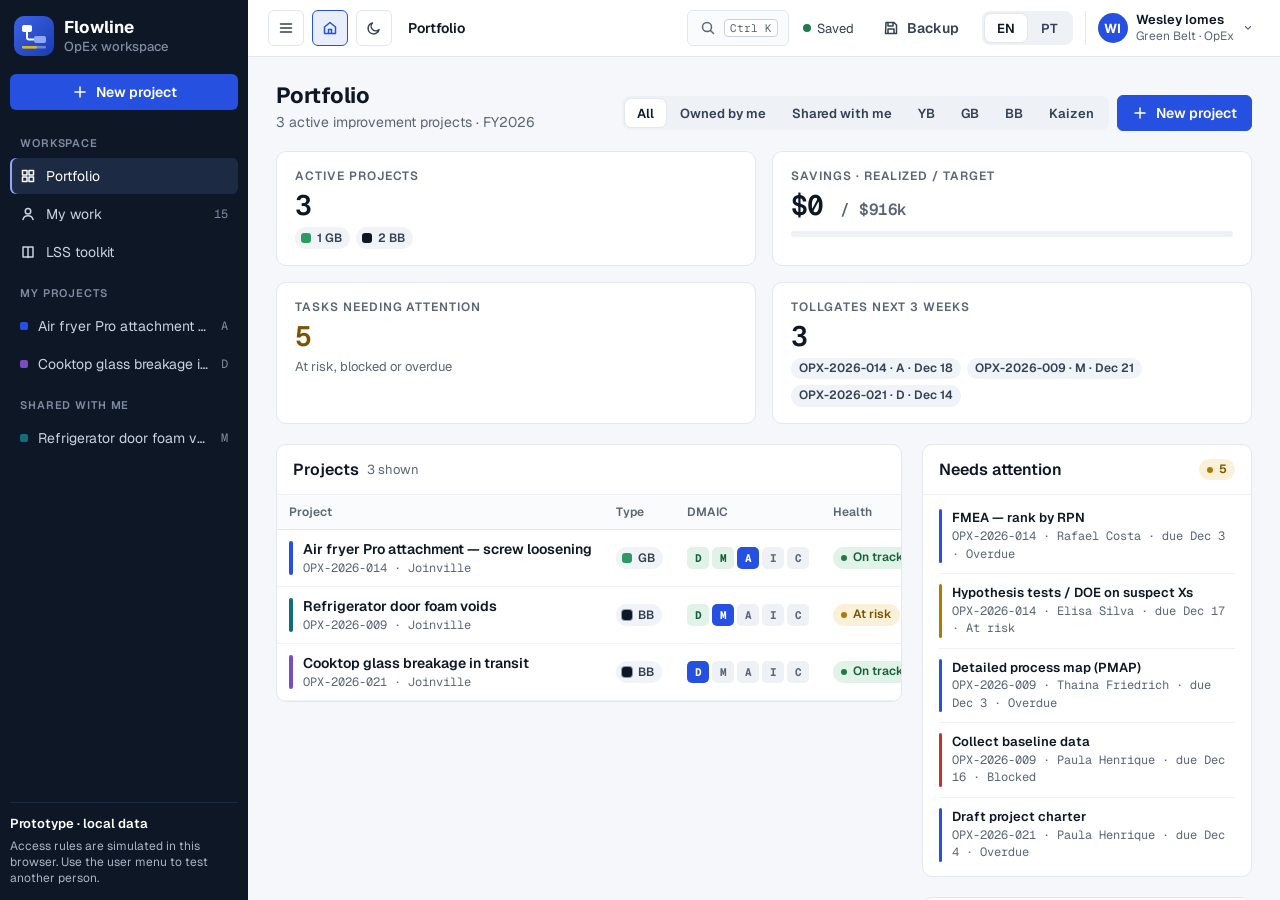
<file: index.html>
<!DOCTYPE html>
<html lang="en">
<head>
  <meta charset="UTF-8">
  <meta name="viewport" content="width=device-width, initial-scale=1">
  <title>Flowline · OpEx Workspace</title>
  <link rel="icon" href="data:image/svg+xml,%3Csvg xmlns='http://www.w3.org/2000/svg' viewBox='0 0 40 40'%3E%3Crect width='40' height='40' rx='10' fill='%232650E0'/%3E%3Crect x='8' y='9' width='10' height='7' rx='2' fill='%23fff'/%3E%3Cpath d='M13 16v5.5a2 2 0 0 0 2 2h5' stroke='%23fff' stroke-width='2' fill='none'/%3E%3Crect x='20' y='20' width='12' height='7' rx='2' fill='%238FA8FF'/%3E%3Crect x='8' y='30' width='24' height='2.5' rx='1.25' fill='%23E3B505'/%3E%3C/svg%3E">
  <script>window.__errs = []; window.addEventListener('error', function (e) { window.__errs.push((e.message || '') + ' @' + e.lineno + ':' + e.colno); });</script>
  <script>
    (function () { try { if (localStorage.getItem('fl-theme') === 'dark') document.documentElement.dataset.theme = 'dark'; } catch (e) {} })();
  </script>
  <link rel="preconnect" href="https://fonts.googleapis.com">
  <link rel="preconnect" href="https://fonts.gstatic.com" crossorigin>
  <link href="https://fonts.googleapis.com/css2?family=Geist:wght@400;500;600;700&family=Geist+Mono:wght@400;500;600&display=swap" rel="stylesheet">
  <link rel="stylesheet" href="css/tokens.css">
  <link rel="stylesheet" href="css/app.css">
</head>
<body>
  <div id="app" class="app"></div>

  <!-- Ordem importa: cada arquivo usa globais (FL.*) declaradas nos anteriores — mesmo padrão do Teardown -->
  <script src="js/core/util.js"></script>
  <script src="js/core/i18n.js"></script>
  <script src="js/ui/kit.js"></script>
  <script src="js/core/schedule.js"></script>
  <script src="js/core/seed.js"></script>
  <script src="js/core/api.js"></script>
  <script src="js/core/store.js"></script>
  <script src="js/canvas/charts.js"></script>
  <script src="js/canvas/shapes.js"></script>
  <script src="js/canvas/editor.js"></script>
  <script src="js/tools/sipoc.js"></script>
  <script src="js/tools/fishbone.js"></script>
  <script src="js/tools/fmea.js"></script>
  <script src="js/tools/makers.js"></script>
  <script src="js/plan/plan.js"></script>
  <script src="js/plan/board.js"></script>
  <script src="js/views/portfolio.js"></script>
  <script src="js/views/project.js"></script>
  <script src="js/views/toolkit.js"></script>
  <script src="js/views/share.js"></script>
  <script src="js/ui/shell.js"></script>
</body>
</html>
</file>
<file: css/tokens.css>
/* ==========================================================================
   Flowline — tokens herdados do Teardown Platform (Precision Workspace)
   Um único conjunto de tokens semânticos. O tema escuro troca só os valores;
   nenhum componente deve ter override por classe (fim dos !important do css.html).
   Uso: html[data-theme="dark"] liga o modo escuro (o botão da lua só alterna o atributo).
   ========================================================================== */


:root {
  /* Tipografia */
  --font-ui: 'Geist', system-ui, -apple-system, 'Segoe UI', sans-serif;
  --font-mono: 'Geist Mono', ui-monospace, Menlo, Consolas, monospace; /* todo número: custo, capacidade, PN, %, datas */
  --fs-12: 12px;  /* mínimo absoluto: cabeçalhos de coluna, legendas */
  --fs-13: 13px;  /* textos auxiliares, células densas */
  --fs-14: 14px;  /* padrão de UI e tabelas */
  --fs-16: 16px;  /* títulos de card */
  --fs-20: 20px;  /* títulos de seção / página */
  --fs-22: 22px;  /* título do registro (ex.: Midea RT533) */
  --fs-28: 28px;
  --fs-40: 40px;  /* número de destaque */

  /* Espaçamento (escala de 4) */
  --sp-4: 4px; --sp-8: 8px; --sp-12: 12px; --sp-16: 16px; --sp-20: 20px; --sp-24: 24px; --sp-32: 32px; --sp-48: 48px;

  /* Forma */
  --radius-control: 6px;   /* botões, inputs, selects, chips de delta */
  --radius-card: 10px;     /* cards, painéis */
  --radius-pill: 999px;    /* status */
  --control-h: 36px;       /* 44px em toque */
  --shadow-float: 0 8px 24px rgba(14, 23, 38, .12); /* só camadas flutuantes: menus, modais, ⌘K */

  /* Movimento */
  --motion-fast: 150ms;
  --motion-base: 200ms;
  --ease: cubic-bezier(.2, .8, .2, 1);

  /* ---------- Cores · tema claro (padrão) ---------- */
  --c-canvas: #F5F7FA;       /* fundo da página */
  --c-surface: #FFFFFF;      /* cards, header, tabelas */
  --c-surface-2: #FAFBFC;    /* cabeçalho de tabela, linhas de contexto */
  --c-surface-3: #F0F3F7;    /* linhas de subsistema / subtotal */
  --c-line: #E3E7EE;
  --c-line-soft: #EEF1F5;
  --c-line-strong: #CBD2DC;  /* bordas de input */

  --c-ink-900: #0E1726;      /* texto principal */
  --c-ink-700: #344054;      /* texto secundário, labels */
  --c-ink-500: #5B6577;      /* texto auxiliar (contraste ≥ 4.5:1 no branco) */

  --c-action: #2650E0;       /* único acento: ação primária, aba ativa, foco, seleção */
  --c-action-hover: #1E44C4;
  --c-action-soft: #E8EEFC;  /* fundo de item selecionado */
  --c-action-ink: #1E3FA8;   /* texto sobre action-soft */
  --c-action-text: #2650E0;  /* links / texto de ação */
  --c-selected-bg: #0E1726;  --c-selected-ink: #FFFFFF; /* chip/segmento selecionado */
  --c-focus: #2650E0;

  /* Sidebar (escura nos dois temas) */
  --c-rail: #0E1726;
  --c-rail-hover: #1C2A44;
  --c-rail-ink: #C9D2E0;
  --c-rail-ink-muted: #7F8BA0;

  /* Estados de registro */
  --c-done: #1F7A4D;      --c-done-soft: #E1F2E8;      --c-done-ink: #17603C;
  --c-attention: #B07A00; --c-attention-soft: #FBF1D9; --c-attention-ink: #7A5400;
  --c-error: #C0362C;     --c-error-soft: #FBE4E2;     --c-error-ink: #8E2620;
  --c-draft: #6B7385;     --c-draft-soft: #EEF0F4;     --c-draft-ink: #474F60;

  /* Delta de custo — Δ = baseline − competidor (mesma convenção do comparison.html)
     ▲ positivo = baseline mais caro (laranja) · ▼ negativo = baseline mais barato (petróleo)
     Nunca só cor: sempre seta + sinal + valor. */
  --c-delta-up: #B5470B;   --c-delta-up-soft: #FCE6D8;   --c-delta-up-ink: #8E3708;
  --c-delta-down: #0F6E78; --c-delta-down-soft: #DDF0F1; --c-delta-down-ink: #0B5860;

  /* Régua de cenários (mantida como no app atual: verde = mais barato à esquerda) */
  --ruler-gradient: linear-gradient(90deg, #10B981, #F59E0B, #EF4444);

  /* Séries de gráfico (subsistemas / produtos) */
  --c-series-1: #2650E0;  /* Cooling */
  --c-series-2: #8FA8FF;  /* SES */
  --c-series-3: #CBD2DC;  /* Structures */
  --c-product-baseline: #5B6577;
  --c-product-2: #2650E0;
  --c-product-3: #7A4CC2;

  /* Canvas (Flowline) */
  --c-board: #FBFCFD;
  --c-grid-dot: #D5DBE4;
  --c-sel: #2650E0;
  --c-guide: #E0368C;
}

/* ---------- Tema escuro (valores usados nas telas 30–33 · screens/3x-dark-*.html) ---------- */
html[data-theme="dark"] {
  color-scheme: dark;
  --c-canvas: #0B111C;
  --c-surface: #121A28;
  --c-surface-2: #162032;
  --c-surface-3: #1B263A;
  --c-line: #243149;
  --c-line-soft: #1D283C;
  --c-line-strong: #34425C;

  --c-ink-900: #EEF2F8;
  --c-ink-700: #C3CCDA;
  --c-ink-500: #8E9AB0;

  --c-action: #3D63E6;        /* fundo de botão primário, aba ativa, borda de foco */
  --c-action-hover: #5B7FF0;
  --c-action-text: #8FA8FF;   /* links e texto de ação sobre o fundo escuro */
  --c-action-soft: #1C2A4D;
  --c-action-ink: #AFC2FF;
  --c-focus: #5B7FF0;

  --c-rail: #070C15;
  --c-rail-hover: #162032;

  /* chip/segmento selecionado inverte: fundo claro, texto escuro */
  --c-selected-bg: #EEF2F8;   --c-selected-ink: #0B111C;

  --c-done: #2E9A63;      --c-done-soft: #12301F;      --c-done-ink: #7FD3A4;
  --c-attention: #D9A21B; --c-attention-soft: #33280B; --c-attention-ink: #F0C66A;
  --c-error: #F2958C;     --c-error-soft: #3A1714;     --c-error-ink: #F2958C;
  --c-draft-soft: #1E2636; --c-draft-ink: #B4BDCC;

  --c-delta-up-soft: #3A1F0E;   --c-delta-up-ink: #F5A673;
  --c-delta-down: #2BA3AE; --c-delta-down-soft: #0D2F33; --c-delta-down-ink: #7FCFD6;

  --c-series-1: #3D63E6;
  --c-series-3: #4A5873;
  --shadow-float: 0 8px 24px rgba(0, 0, 0, .45);
  --c-board: #0E1522;
  --c-grid-dot: #26324A;
  --c-sel: #5B7FF0;
}

/* ---------- Base ---------- */
html { font-size: 16px; } /* volta ao padrão: remove o hack de 17px + overrides de text-[Npx] */
body {
  margin: 0;
  font-family: var(--font-ui);
  font-size: var(--fs-14);
  color: var(--c-ink-900);
  background: var(--c-canvas);
  -webkit-font-smoothing: antialiased;
}
.mono, .num { font-family: var(--font-mono); font-variant-numeric: tabular-nums; }
:focus-visible { outline: 2px solid var(--c-focus); outline-offset: 2px; }
</file>
<file: css/app.css>
/* ==========================================================================
   Flowline — componentes e layout. Todas as cores vêm de tokens.css.
   Mesmas regras do Precision Workspace: borda em vez de sombra, um acento,
   Geist para UI e Geist Mono para todo número.
   ========================================================================== */

* { box-sizing: border-box; }
html, body { height: 100%; }
body { overflow: hidden; }
button { font: inherit; color: inherit; }
input, select, textarea { font: inherit; color: var(--c-ink-900); }
:where(input:not([type="checkbox"]):not([type="radio"]):not([type="range"]):not([type="color"]), select, textarea) {
  background-color: var(--c-surface); border: 1px solid var(--c-line-strong); border-radius: var(--radius-control);
}
:where(input, select, textarea):focus { outline: none; border-color: var(--c-focus); box-shadow: 0 0 0 3px color-mix(in srgb, var(--c-focus) 18%, transparent); }
::placeholder { color: var(--c-ink-500); opacity: 1; }
input[type="checkbox"], input[type="radio"] { accent-color: var(--c-action); }
* { scrollbar-width: thin; scrollbar-color: var(--c-line-strong) transparent; }
a { color: var(--c-action-text); }
svg { flex: none; }
.sr { position: absolute; width: 1px; height: 1px; overflow: hidden; clip: rect(0 0 0 0); }

/* ---------- Primitivos ---------- */
.eyebrow { font-size: var(--fs-12); font-weight: 600; letter-spacing: .08em; text-transform: uppercase; color: var(--c-ink-500); }
.muted { color: var(--c-ink-500); }
.ink7 { color: var(--c-ink-700); }
.card { background: var(--c-surface); border: 1px solid var(--c-line); border-radius: var(--radius-card); }
.card-h { display: flex; align-items: center; gap: 8px; padding: 14px 16px; border-bottom: 1px solid var(--c-line-soft); }
.card-h h3 { margin: 0; font-size: var(--fs-16); font-weight: 600; }
.card-b { padding: 16px; }
.row { display: flex; align-items: center; gap: 8px; }
.col { display: flex; flex-direction: column; gap: 8px; }
.grow { flex: 1 1 auto; min-width: 0; }
.right { margin-left: auto; }
.hr { height: 1px; background: var(--c-line); margin: 12px 0; }

.btn { display: inline-flex; align-items: center; justify-content: center; gap: 8px; height: var(--control-h); padding: 0 14px; border-radius: var(--radius-control);
  font-size: var(--fs-14); font-weight: 600; border: 1px solid var(--c-line-strong); background: var(--c-surface); color: var(--c-ink-900); cursor: pointer; white-space: nowrap;
  transition: background var(--motion-fast) var(--ease), border-color var(--motion-fast) var(--ease); }
.btn:hover { background: var(--c-surface-2); }
.btn-p { background: var(--c-action); border-color: var(--c-action); color: var(--c-on-solid, #fff); }
.btn-p:hover { background: var(--c-action-hover); border-color: var(--c-action-hover); }
.btn-g { background: transparent; border-color: transparent; color: var(--c-ink-700); }
.btn-g:hover { background: var(--c-surface-3); }
.btn-sm { height: 30px; padding: 0 10px; font-size: var(--fs-13); }
.btn-danger { color: var(--c-error); }
.btn[disabled] { opacity: .45; pointer-events: none; }
.ib { display: inline-grid; place-items: center; width: 36px; height: 36px; border-radius: var(--radius-control); border: 1px solid var(--c-line); background: var(--c-surface); color: var(--c-ink-700); cursor: pointer; }
.ib:hover { background: var(--c-surface-2); color: var(--c-ink-900); }
.ib.on { border-color: var(--c-action); color: var(--c-action-text); background: var(--c-action-soft); }
.ib-sm { width: 30px; height: 30px; }
.ib-ghost { border-color: transparent; background: transparent; }

.st { display: inline-flex; align-items: center; gap: 6px; font-size: var(--fs-12); font-weight: 600; padding: 3px 8px; border-radius: var(--radius-pill); white-space: nowrap; line-height: 1.3; }
.st i { width: 6px; height: 6px; border-radius: 50%; display: inline-block; background: currentColor; }
.st-draft { background: var(--c-draft-soft); color: var(--c-draft-ink); } .st-draft i { background: var(--c-draft); }
.st-att { background: var(--c-attention-soft); color: var(--c-attention-ink); } .st-att i { background: var(--c-attention); }
.st-done { background: var(--c-done-soft); color: var(--c-done-ink); } .st-done i { background: var(--c-done); }
.st-err { background: var(--c-error-soft); color: var(--c-error-ink); } .st-err i { background: var(--c-error); }
.st-act { background: var(--c-action-soft); color: var(--c-action-ink); } .st-act i { background: var(--c-action); }
.st-plain { background: var(--c-surface-3); color: var(--c-ink-700); }

.dl { font-family: var(--font-mono); font-size: var(--fs-13); font-weight: 600; padding: 2px 7px; border-radius: 5px; display: inline-flex; gap: 4px; align-items: center; }
.dl-down { background: var(--c-delta-down-soft); color: var(--c-delta-down-ink); }
.dl-up { background: var(--c-delta-up-soft); color: var(--c-delta-up-ink); }

.seg { display: inline-flex; padding: 3px; gap: 2px; border-radius: 8px; background: var(--c-line-soft); }
.seg button { height: 28px; padding: 0 12px; border: 0; border-radius: 6px; background: transparent; font-size: var(--fs-13); font-weight: 600; color: var(--c-ink-700); cursor: pointer; }
.seg button.on { background: var(--c-surface); color: var(--c-ink-900); box-shadow: 0 0 0 1px var(--c-line); }

.field { display: flex; flex-direction: column; gap: 6px; }
.field > label, .lbl { font-size: var(--fs-13); font-weight: 600; color: var(--c-ink-700); }
.inp { height: 36px; padding: 0 10px; width: 100%; font-size: var(--fs-14); }
.inp-sm { height: 30px; font-size: var(--fs-13); padding: 0 8px; }
textarea.inp { height: auto; padding: 8px 10px; line-height: 1.5; resize: vertical; }

.av { display: inline-grid; place-items: center; width: 26px; height: 26px; border-radius: 50%; font-size: 11px; font-weight: 700; color: #fff; flex: none; letter-spacing: .02em; }
.avs { display: inline-flex; } .avs .av { margin-left: -6px; box-shadow: 0 0 0 2px var(--c-surface); } .avs .av:first-child { margin-left: 0; }

.kbd { font-family: var(--font-mono); font-size: 11px; padding: 1px 5px; border-radius: 4px; border: 1px solid var(--c-line-strong); color: var(--c-ink-500); background: var(--c-surface); }

.tbl { width: 100%; border-collapse: separate; border-spacing: 0; font-size: var(--fs-14); }
.tbl th { text-align: left; font-size: var(--fs-12); font-weight: 600; color: var(--c-ink-500); background: var(--c-surface-2); padding: 9px 12px; border-bottom: 1px solid var(--c-line); white-space: nowrap; position: sticky; top: 0; z-index: 1; }
.tbl td { padding: 10px 12px; border-bottom: 1px solid var(--c-line-soft); vertical-align: middle; }
.tbl tr.click { cursor: pointer; }
.tbl tr.click:hover td { background: var(--c-surface-2); }
.tbl .num { text-align: right; }

.bar { height: 6px; border-radius: 6px; background: var(--c-line-soft); overflow: hidden; }
.bar > i { display: block; height: 100%; background: var(--c-action); border-radius: 6px; }

/* ---------- Shell ---------- */
.app { display: flex; height: 100vh; overflow: hidden; }
.rail { width: var(--rail-w, 248px); flex: none; background: var(--c-rail); color: var(--c-rail-ink); display: flex; flex-direction: column; padding: 14px 10px; gap: 12px; transition: width var(--motion-base) var(--ease); overflow: hidden; }
.app.collapsed .rail { width: 64px; }
.app.no-anim .rail { transition: none; }
.brand { display: flex; align-items: center; gap: 10px; padding: 2px 4px 6px; color: #fff; text-decoration: none; }
.brand .logo { width: 40px; height: 40px; flex: none; }
.brand b { display: block; font-size: 17px; font-weight: 700; line-height: 1.2; }
.brand span { display: block; font-size: 13px; color: var(--c-rail-ink-muted); font-weight: 500; }
.newbtn { display: flex; align-items: center; justify-content: center; gap: 8px; height: 36px; border-radius: 6px; border: 0; background: var(--c-action); color: #fff; font-weight: 600; cursor: pointer; }
.newbtn:hover { background: var(--c-action-hover); }
.rnav { display: flex; flex-direction: column; gap: 2px; overflow-y: auto; flex: 1 1 auto; min-height: 0; margin: 0 -4px; padding: 0 4px; scrollbar-color: #2A3854 transparent; }
.ng { font-size: 11px; font-weight: 600; letter-spacing: .08em; text-transform: uppercase; color: var(--c-rail-ink-muted); padding: 14px 10px 6px; white-space: nowrap; }
.nav { display: flex; align-items: center; gap: 10px; height: 36px; padding: 0 10px; border-radius: 6px; font-size: 14px; color: var(--c-rail-ink); text-decoration: none; white-space: nowrap; cursor: pointer; border: 0; background: none; width: 100%; text-align: left; }
.nav:hover { background: var(--c-rail-hover); color: #fff; }
.nav.on { background: var(--c-rail-hover); color: #fff; box-shadow: inset 2px 0 0 #8FA8FF; }
.nav .cnt { margin-left: auto; font-family: var(--font-mono); font-size: 12px; color: var(--c-rail-ink-muted); }
.nav .pdot { width: 8px; height: 8px; border-radius: 2px; flex: none; }
.nav .pname { overflow: hidden; text-overflow: ellipsis; }
.app.collapsed .rail .lbl-x, .app.collapsed .rail .ng, .app.collapsed .rail .cnt, .app.collapsed .brand div, .app.collapsed .rfoot .lbl-x { display: none; }
.app.collapsed .nav { justify-content: center; padding: 0; }
.app.collapsed .newbtn span { display: none; }
.rfoot { border-top: 1px solid #1C2A44; padding-top: 12px; display: flex; flex-direction: column; gap: 6px; font-size: 12px; color: #A9B4C6; }
.rfoot b { color: #fff; font-size: 13px; font-weight: 600; }

.main { flex: 1 1 auto; min-width: 0; display: flex; flex-direction: column; height: 100vh; }
.topbar { display: flex; align-items: center; gap: 8px; padding: 10px 20px; background: var(--c-surface); border-bottom: 1px solid var(--c-line); flex: none; min-height: 57px; }
.crumbs { display: flex; gap: 6px; align-items: center; font-size: 14px; color: var(--c-ink-500); margin-left: 8px; white-space: nowrap; overflow: hidden; }
.crumbs b { color: var(--c-ink-900); font-weight: 600; }
.crumbs a { color: inherit; text-decoration: none; } .crumbs a:hover { color: var(--c-ink-900); }
.search-trigger { display: flex; align-items: center; gap: 8px; height: 36px; padding: 0 10px 0 12px; border: 1px solid var(--c-line); border-radius: 6px; background: var(--c-surface-2); color: var(--c-ink-500); cursor: pointer; min-width: 260px; font-size: 13px; }
.search-trigger:hover { border-color: var(--c-line-strong); }
.search-trigger .kbd { margin-left: auto; }
.sync { display: flex; align-items: center; gap: 6px; font-size: 13px; color: var(--c-ink-700); padding: 0 6px; white-space: nowrap; }
.sync i { width: 8px; height: 8px; border-radius: 50%; background: var(--c-done); }
.sync.busy i { background: var(--c-attention); }
.me { display: flex; align-items: center; gap: 8px; padding-left: 12px; margin-left: 4px; border-left: 1px solid var(--c-line); }
.me > div > b { display: block; font-size: 13px; font-weight: 600; line-height: 1.2; }
.me > div > span { display: block; font-size: 12px; color: var(--c-ink-500); }
.view { flex: 1 1 auto; min-height: 0; overflow: auto; position: relative; }
.page { padding: 24px 28px 48px; display: flex; flex-direction: column; gap: 20px; }
.ph { display: flex; align-items: flex-end; gap: 16px; flex-wrap: wrap; }
.ph h1 { margin: 0; font-size: var(--fs-22); font-weight: 700; letter-spacing: -.01em; }
.ph p { margin: 4px 0 0; color: var(--c-ink-500); }
.animate-in { animation: ain var(--motion-base) var(--ease) both; }
@keyframes ain { from { opacity: 0; transform: translateY(4px); } to { opacity: 1; transform: none; } }

/* KPIs */
.kpis { display: grid; grid-template-columns: repeat(4, minmax(0, 1fr)); gap: 16px; }
.kpi { padding: 16px 18px; display: flex; flex-direction: column; gap: 6px; }
.kpi .v { font-family: var(--font-mono); font-size: var(--fs-28); font-weight: 600; letter-spacing: -.02em; line-height: 1.1; }
.kpi .s { font-size: 13px; color: var(--c-ink-500); display: flex; gap: 6px; align-items: center; flex-wrap: wrap; }

/* DMAIC stepper */
.dmaic { display: inline-flex; gap: 3px; }
.dmaic span { width: 22px; height: 22px; border-radius: 5px; display: grid; place-items: center; font-size: 11px; font-weight: 700; font-family: var(--font-mono); background: var(--c-line-soft); color: var(--c-ink-500); }
.dmaic span.done { background: var(--c-done-soft); color: var(--c-done-ink); }
.dmaic span.cur { background: var(--c-action); color: #fff; }
.belt { white-space: nowrap; display: inline-flex; align-items: center; gap: 6px; font-size: 12px; font-weight: 600; padding: 3px 8px 3px 6px; border-radius: 999px; background: var(--c-surface-3); color: var(--c-ink-700); }
.belt i { width: 10px; height: 10px; border-radius: 3px; display: inline-block; }

/* ---------- Projeto ---------- */
.recbar { background: var(--c-surface); border-bottom: 1px solid var(--c-line); padding: 16px 24px 0; flex: none; }
.recbar .t { display: flex; align-items: center; gap: 10px; flex-wrap: wrap; }
.recbar h1 { margin: 0; font-size: var(--fs-22); font-weight: 700; letter-spacing: -.01em; }
.recbar .sum { margin-top: 6px; color: var(--c-ink-500); font-size: 13px; display: flex; gap: 6px; flex-wrap: wrap; align-items: center; }
.recbar .sum .sep { color: var(--c-line-strong); }
.ptabs { display: flex; gap: 2px; margin-top: 12px; overflow-x: auto; scrollbar-width: none; }
.ptab { display: flex; align-items: center; gap: 8px; height: 40px; padding: 0 14px; border: 0; background: none; font-size: 14px; font-weight: 600; color: var(--c-ink-500); cursor: pointer; border-bottom: 2px solid transparent; white-space: nowrap; }
.ptab:hover { color: var(--c-ink-900); }
.ptab.on { color: var(--c-ink-900); border-bottom-color: var(--c-action); }
.ptab .c { font-family: var(--font-mono); font-size: 12px; color: var(--c-ink-500); background: var(--c-surface-3); padding: 1px 6px; border-radius: 999px; font-weight: 500; }
.pbody { flex: 1 1 auto; min-height: 0; position: relative; overflow: auto; }
.pbody.fill { overflow: hidden; display: flex; flex-direction: column; }

/* Jornada DMAIC (overview) */
.journey { display: grid; grid-template-columns: repeat(5, minmax(0, 1fr)); gap: 0; }
.jcol { padding: 16px; border-right: 1px solid var(--c-line-soft); display: flex; flex-direction: column; gap: 10px; min-width: 0; }
.jcol:last-child { border-right: 0; }
.jcol.cur { background: color-mix(in srgb, var(--c-action) 4%, var(--c-surface)); }
.jhead { display: flex; align-items: center; gap: 8px; }
.jletter { width: 30px; height: 30px; border-radius: 8px; display: grid; place-items: center; font-family: var(--font-mono); font-weight: 700; background: var(--c-line-soft); color: var(--c-ink-500); }
.jcol.done .jletter { background: var(--c-done); color: #fff; }
.jcol.cur .jletter { background: var(--c-action); color: #fff; }
.jhead > div > b { font-size: 15px; } .jhead > div > span { font-size: 12px; color: var(--c-ink-500); display: block; font-family: var(--font-mono); }
.chk { display: flex; gap: 8px; align-items: flex-start; font-size: 13px; color: var(--c-ink-700); line-height: 1.4; cursor: pointer; padding: 3px 0; }
.chk .box { width: 16px; height: 16px; border-radius: 4px; border: 1.5px solid var(--c-line-strong); flex: none; margin-top: 1px; display: grid; place-items: center; background: var(--c-surface); }
.chk.on .box { background: var(--c-done); border-color: var(--c-done); color: #fff; }
.chk.on .tx { color: var(--c-ink-500); }
.chk .lnk { font-size: 12px; color: var(--c-action-text); cursor: pointer; white-space: nowrap; }
.chk .auto { font-size: 11px; color: var(--c-done-ink); background: var(--c-done-soft); padding: 0 5px; border-radius: 4px; margin-left: 4px; }
.tollgate { margin-top: auto; padding-top: 10px; border-top: 1px dashed var(--c-line); display: flex; align-items: center; gap: 8px; font-size: 12px; color: var(--c-ink-500); }

.ov-grid { display: grid; grid-template-columns: minmax(0, 2fr) minmax(320px, 1fr); gap: 20px; align-items: start; }
.metric-row { display: grid; grid-template-columns: 1.4fr repeat(3, minmax(0, 1fr)) 120px; gap: 12px; align-items: center; padding: 10px 0; border-bottom: 1px solid var(--c-line-soft); font-size: 14px; }
.metric-row:last-child { border-bottom: 0; }
.metric-row .mono { font-size: 14px; }
.feed { display: flex; flex-direction: column; }
.feed .it { display: flex; gap: 10px; padding: 10px 0; border-bottom: 1px solid var(--c-line-soft); font-size: 13px; color: var(--c-ink-700); line-height: 1.45; }
.feed .it:last-child { border-bottom: 0; }
.feed time { font-family: var(--font-mono); font-size: 12px; color: var(--c-ink-500); display: block; }

/* Charter */
.charter { display: grid; grid-template-columns: minmax(0, 1.5fr) minmax(300px, 1fr); gap: 20px; align-items: start; }
.cblock { padding: 18px 20px; display: flex; flex-direction: column; gap: 10px; }
.cblock h4 { margin: 0; font-size: 13px; font-weight: 600; color: var(--c-ink-500); text-transform: uppercase; letter-spacing: .06em; display: flex; align-items: center; gap: 8px; }
.ed { border: 1px solid transparent; border-radius: 6px; padding: 6px 8px; margin: -6px -8px; line-height: 1.55; min-height: 1.55em; outline: none; white-space: pre-wrap; }
.ed:hover { border-color: var(--c-line); }
.ed:focus { border-color: var(--c-focus); background: var(--c-surface); box-shadow: 0 0 0 3px color-mix(in srgb, var(--c-focus) 18%, transparent); }
.ed:empty::before { content: attr(data-ph); color: var(--c-ink-500); }
.smart { display: flex; gap: 4px; flex-wrap: wrap; }
.smart span { font-size: 11px; font-weight: 600; padding: 2px 7px; border-radius: 999px; background: var(--c-line-soft); color: var(--c-ink-500); }
.smart span.ok { background: var(--c-done-soft); color: var(--c-done-ink); }

/* ---------- Menus, modais, toasts, ⌘K ---------- */
.float { position: fixed; z-index: 1000; background: var(--c-surface); border: 1px solid var(--c-line); border-radius: 8px; box-shadow: var(--shadow-float); }
.menu { padding: 4px; min-width: 200px; max-height: 70vh; overflow: auto; }
.menu .mi { display: flex; align-items: center; gap: 10px; width: 100%; height: 32px; padding: 0 10px; border: 0; border-radius: 5px; background: none; font-size: 13px; color: var(--c-ink-900); cursor: pointer; text-align: left; white-space: nowrap; }
.menu .mi:hover, .menu .mi.hl { background: var(--c-surface-3); }
.menu .mi .k { margin-left: auto; color: var(--c-ink-500); font-family: var(--font-mono); font-size: 11px; padding-left: 16px; }
.menu .mi.danger { color: var(--c-error); }
.menu .ms { height: 1px; background: var(--c-line-soft); margin: 4px 2px; }
.menu .mh { font-size: 11px; font-weight: 600; letter-spacing: .06em; text-transform: uppercase; color: var(--c-ink-500); padding: 8px 10px 4px; }
.menu .sw { width: 14px; height: 14px; border-radius: 3px; border: 1px solid rgba(0,0,0,.12); }
.scrim { position: fixed; inset: 0; background: rgba(9, 14, 24, .42); z-index: 900; display: grid; place-items: start center; padding-top: 10vh; animation: ain var(--motion-fast) var(--ease); }
.modal { width: min(640px, calc(100vw - 32px)); max-height: 80vh; display: flex; flex-direction: column; background: var(--c-surface); border-radius: 12px; border: 1px solid var(--c-line); box-shadow: var(--shadow-float); overflow: hidden; }
.modal.wide { width: min(980px, calc(100vw - 32px)); }
.modal-h { display: flex; align-items: center; gap: 10px; padding: 16px 20px; border-bottom: 1px solid var(--c-line); }
.modal-h h2 { margin: 0; font-size: 18px; font-weight: 600; }
.modal-b { padding: 20px; overflow: auto; display: flex; flex-direction: column; gap: 14px; }
.modal-f { padding: 12px 20px; border-top: 1px solid var(--c-line); display: flex; justify-content: flex-end; gap: 8px; background: var(--c-surface-2); }
.g2 { display: grid; grid-template-columns: 1fr 1fr; gap: 14px; }
.g3 { display: grid; grid-template-columns: repeat(3, 1fr); gap: 14px; }
.opt-grid { display: grid; grid-template-columns: repeat(3, 1fr); gap: 10px; }
.opt { border: 1px solid var(--c-line); border-radius: 8px; padding: 12px; cursor: pointer; display: flex; flex-direction: column; gap: 4px; background: var(--c-surface); text-align: left; }
.opt:hover { border-color: var(--c-line-strong); }
.opt.on { border-color: var(--c-action); box-shadow: 0 0 0 3px color-mix(in srgb, var(--c-action) 15%, transparent); }
.opt b { font-size: 14px; } .opt span { font-size: 12px; color: var(--c-ink-500); line-height: 1.4; }

.toasts { position: fixed; bottom: 20px; left: 50%; transform: translateX(-50%); z-index: 2000; display: flex; flex-direction: column; gap: 8px; align-items: center; pointer-events: none; }
.toast { background: var(--c-ink-900); color: var(--c-canvas); padding: 10px 14px; border-radius: 8px; font-size: 13px; font-weight: 500; box-shadow: var(--shadow-float); display: flex; gap: 10px; align-items: center; animation: ain var(--motion-base) var(--ease); pointer-events: auto; }
.toast button { background: none; border: 0; color: #8FA8FF; font-weight: 600; cursor: pointer; padding: 0; }

.cmdk { width: min(640px, calc(100vw - 32px)); background: var(--c-surface); border: 1px solid var(--c-line); border-radius: 12px; box-shadow: var(--shadow-float); overflow: hidden; }
.cmdk input { width: 100%; height: 52px; border: 0 !important; box-shadow: none !important; border-bottom: 1px solid var(--c-line) !important; border-radius: 0 !important; padding: 0 18px; font-size: 16px; background: transparent !important; }
.cmdk .res { max-height: 52vh; overflow: auto; padding: 6px; }
.cmdk .r { display: flex; align-items: center; gap: 10px; padding: 9px 12px; border-radius: 6px; cursor: pointer; font-size: 14px; }
.cmdk .r.hl { background: var(--c-action-soft); color: var(--c-action-ink); }
.cmdk .r small { color: var(--c-ink-500); margin-left: auto; font-size: 12px; white-space: nowrap; }
.cmdk .grp { font-size: 11px; font-weight: 600; letter-spacing: .06em; text-transform: uppercase; color: var(--c-ink-500); padding: 10px 12px 4px; }
.cmdk .foot { display: flex; gap: 14px; padding: 8px 14px; border-top: 1px solid var(--c-line); font-size: 12px; color: var(--c-ink-500); background: var(--c-surface-2); }

.empty { padding: 48px 24px; text-align: center; color: var(--c-ink-500); display: flex; flex-direction: column; align-items: center; gap: 10px; }
.empty b { color: var(--c-ink-900); font-size: 16px; }

/* ---------- Plano (grid + Gantt) ---------- */
.ptool { display: flex; align-items: center; gap: 6px; padding: 8px 16px; border-bottom: 1px solid var(--c-line); background: var(--c-surface); flex: none; flex-wrap: wrap; }
.ptool .sep { width: 1px; height: 22px; background: var(--c-line); margin: 0 4px; }
.plan { flex: 1 1 auto; min-height: 0; display: flex; position: relative; background: var(--c-surface); }
.pgrid { flex: none; position: relative; border-right: 1px solid var(--c-line-strong); }
.splitter { width: 6px; margin-left: -3px; margin-right: -3px; cursor: col-resize; z-index: 5; flex: none; position: relative; }
.splitter:hover, .splitter.drag { background: color-mix(in srgb, var(--c-action) 35%, transparent); }
.pgantt { flex: 1 1 auto; overflow: auto; position: relative; background: var(--c-surface); }
.pgrid { overflow-x: auto; overflow-y: hidden; outline: none; }
.ghead { display: flex; height: 48px; position: sticky; top: 0; z-index: 3; background: var(--c-surface-2); border-bottom: 1px solid var(--c-line); }
.ghead .gc { height: 48px; font-size: 12px; font-weight: 600; color: var(--c-ink-500); display: flex; align-items: center; position: relative; user-select: none; }
.ghead .rz { position: absolute; right: -3px; top: 0; bottom: 0; width: 6px; cursor: col-resize; z-index: 2; }
.ghead .rz:hover { background: color-mix(in srgb, var(--c-action) 40%, transparent); }
.gbody { position: relative; }
.gr { position: absolute; left: 0; display: flex; height: 34px; border-bottom: 1px solid var(--c-line-soft); background: var(--c-surface); }
.gc { flex: none; height: 33px; padding: 0 8px; border-right: 1px solid var(--c-line-soft); display: flex; align-items: center; font-size: 13px; white-space: nowrap; overflow: hidden; min-width: 0; }
.gc > * { min-width: 0; }
.gc.rn { width: 46px; justify-content: center; color: var(--c-ink-500); font-family: var(--font-mono); font-size: 12px; background: var(--c-surface-2); position: sticky; left: 0; z-index: 2; cursor: pointer; padding: 0; }
.gc.mono { font-family: var(--font-mono); font-size: 12.5px; }
.gc.num { justify-content: flex-end; }
.gc.ctr { justify-content: center; }
.gc.ro { color: var(--c-ink-500); }
.gc.late { color: var(--c-error); font-weight: 600; }
.gc.sel { box-shadow: inset 0 0 0 2px var(--c-action); }
.gr.sum { background: var(--c-surface-2); }
.gr.sum .gc { font-weight: 600; }
.gr.sum .gc.rn { background: var(--c-surface-3); }
.gr.hov { background: color-mix(in srgb, var(--c-action) 5%, var(--c-surface)); }
.gr.sum.hov { background: color-mix(in srgb, var(--c-action) 5%, var(--c-surface-2)); }
.gr.selr .gc.rn { background: var(--c-action); color: #fff; }
.gr.add { border-bottom: 0; background: transparent; }
.gr.add .gc { border-right: 0; }
.gr.add .gc.rn { background: transparent; }
.cdot { width: 7px; height: 7px; border-radius: 50%; background: var(--c-error); flex: none; }
.tn { display: flex; align-items: center; gap: 6px; overflow: hidden; width: 100%; }
.tn .tw { width: 16px; height: 16px; display: grid; place-items: center; border-radius: 4px; color: var(--c-ink-500); cursor: pointer; flex: none; }
.tn .tw:hover { background: var(--c-surface-3); }
.tn .tt { overflow: hidden; text-overflow: ellipsis; }
.tn .lk { color: var(--c-action-text); cursor: pointer; flex: none; display: grid; place-items: center; }
.cell-ed { position: absolute; inset: 0; width: 100%; height: 100%; border: 2px solid var(--c-action) !important; border-radius: 0 !important; padding: 0 6px; font-size: 13px; z-index: 4; box-shadow: none !important; background: var(--c-surface) !important; }
.phase-chip { display: inline-grid; place-items: center; width: 20px; height: 20px; border-radius: 5px; font-family: var(--font-mono); font-weight: 700; font-size: 11px; color: #fff; flex: none; }
.pct { display: flex; align-items: center; gap: 6px; width: 100%; } .pct .bar { flex: 1; height: 5px; }
.gwrap { min-width: 100%; }
.gsvg { display: block; }
.gsvg text { font-family: var(--font-ui); }
.gbar { cursor: grab; }
.gbar:active { cursor: grabbing; }
.gh { cursor: ew-resize; }
.glink { cursor: crosshair; opacity: 0; }
.gbar-g:hover .glink { opacity: 1; }
.gdep { fill: none; stroke: var(--c-ink-500); stroke-width: 1.25; }
.gdep.crit { stroke: var(--c-error); stroke-width: 1.6; }

/* Board (kanban com swimlanes) */
.board { flex: 1 1 auto; min-height: 0; overflow: auto; padding: 16px; background: var(--c-canvas); }
.bgrid { display: grid; gap: 0; border: 1px solid var(--c-line); border-radius: 10px; overflow: hidden; background: var(--c-surface); }
.bhead { position: sticky; top: 0; z-index: 2; padding: 10px 12px; font-weight: 600; font-size: 13px; display: flex; align-items: center; gap: 8px; background: var(--c-surface-2); border-bottom: 1px solid var(--c-line); border-right: 1px solid var(--c-line-soft); }
.blane { padding: 12px 14px; font-weight: 700; color: #fff; display: flex; flex-direction: column; justify-content: center; gap: 4px; border-bottom: 1px solid rgba(255,255,255,.15); writing-mode: horizontal-tb; min-height: 120px; }
.blane small { font-weight: 500; opacity: .85; font-size: 12px; }
.bcell { padding: 10px; display: flex; flex-direction: column; gap: 8px; border-bottom: 1px solid var(--c-line-soft); border-right: 1px solid var(--c-line-soft); min-height: 120px; min-width: 0; transition: background var(--motion-fast); }
.bcell.over { background: var(--c-action-soft); }
.kcard { background: var(--c-surface); border: 1px solid var(--c-line); border-radius: 8px; padding: 10px 12px; display: flex; flex-direction: column; gap: 8px; cursor: grab; font-size: 13px; border-left: 3px solid var(--c-line-strong); }
.kcard:hover { border-color: var(--c-line-strong); }
.kcard.dragging { opacity: .4; }
.kcard .t { font-weight: 600; line-height: 1.35; font-size: 13.5px; }
.kcard .m { display: flex; align-items: center; gap: 8px; color: var(--c-ink-500); font-size: 12px; }

/* ---------- Mapas (canvas) ---------- */
.cv { flex: 1 1 auto; min-height: 0; display: grid; grid-template-columns: 252px minmax(0, 1fr) 292px; grid-template-rows: minmax(0, 1fr) 38px; background: var(--c-canvas); }
.cv.nolib { grid-template-columns: 0 minmax(0, 1fr) 292px; }
.cv.noprops { grid-template-columns: 252px minmax(0, 1fr) 0; }
.cv.nolib.noprops { grid-template-columns: 0 minmax(0, 1fr) 0; }
.lib { grid-row: 1; background: var(--c-surface); border-right: 1px solid var(--c-line); overflow: auto; display: flex; flex-direction: column; }
.lib-s { padding: 10px; border-bottom: 1px solid var(--c-line); position: sticky; top: 0; background: var(--c-surface); z-index: 1; }
.lib-g { border-bottom: 1px solid var(--c-line-soft); }
.lib-gh { display: flex; align-items: center; gap: 6px; padding: 10px 12px 6px; font-size: 12px; font-weight: 600; color: var(--c-ink-700); cursor: pointer; user-select: none; }
.lib-gh .chev { margin-left: auto; color: var(--c-ink-500); transition: transform var(--motion-fast); }
.lib-g.closed .chev { transform: rotate(-90deg); }
.lib-g.closed .lib-items { display: none; }
.lib-items { display: grid; grid-template-columns: repeat(4, 1fr); gap: 4px; padding: 2px 10px 12px; }
.lib-it { aspect-ratio: 1; border-radius: 6px; display: grid; place-items: center; cursor: grab; border: 1px solid transparent; color: var(--c-ink-700); background: none; padding: 4px; }
.lib-it:hover { background: var(--c-surface-3); border-color: var(--c-line); }
.lib-it svg { width: 100%; height: 100%; overflow: visible; }
.lib-wide { grid-column: span 2; aspect-ratio: 2 / 1; font-size: 11px; font-weight: 600; flex-direction: column; display: flex; gap: 2px; align-items: center; justify-content: center; color: var(--c-ink-700); }

.stage { grid-row: 1; position: relative; overflow: hidden; background: var(--c-board); outline: none; }
.stage svg.world { position: absolute; inset: 0; width: 100%; height: 100%; display: block; user-select: none; touch-action: none; }
.stage.pan, .stage.pan * { cursor: grab !important; }
.stage.panning, .stage.panning * { cursor: grabbing !important; }
.stage.tool-connector { cursor: crosshair; }
.ctool { position: absolute; top: 12px; left: 50%; transform: translateX(-50%); display: flex; align-items: center; gap: 2px; padding: 4px; background: var(--c-surface); border: 1px solid var(--c-line); border-radius: 10px; box-shadow: var(--shadow-float); z-index: 5; }
.ctool .ib { border-color: transparent; width: 32px; height: 32px; background: transparent; }
.ctool .ib.on { background: var(--c-action-soft); color: var(--c-action-text); }
.ctool .sep { width: 1px; height: 20px; background: var(--c-line); margin: 0 4px; }
.zoombox { position: absolute; right: 12px; bottom: 12px; display: flex; align-items: center; gap: 2px; padding: 3px; background: var(--c-surface); border: 1px solid var(--c-line); border-radius: 8px; z-index: 5; }
.zoombox .ib { width: 28px; height: 28px; border-color: transparent; background: transparent; }
.zoombox .z { font-family: var(--font-mono); font-size: 12px; width: 48px; text-align: center; color: var(--c-ink-700); cursor: pointer; }
.minimap { position: absolute; left: 12px; bottom: 12px; width: 180px; height: 120px; background: var(--c-surface); border: 1px solid var(--c-line); border-radius: 8px; z-index: 5; overflow: hidden; cursor: pointer; }
.minimap svg { width: 100%; height: 100%; display: block; }
.textedit { position: absolute; z-index: 20; border: 0; border-radius: 2px; background: transparent; padding: 0 6px; resize: none; outline: 1.5px dashed color-mix(in srgb, var(--c-action) 55%, transparent); outline-offset: 0; font-family: var(--font-ui); line-height: 1.3; text-align: center; overflow: hidden; caret-color: currentColor; box-sizing: border-box; }
.textedit::selection { background: color-mix(in srgb, var(--c-action) 35%, transparent); }
.dropzone-hint { position: absolute; inset: 12px; border: 2px dashed var(--c-action); border-radius: 12px; display: grid; place-items: center; font-weight: 600; color: var(--c-action-text); background: color-mix(in srgb, var(--c-action) 6%, transparent); z-index: 30; pointer-events: none; }

.pages { grid-column: 1 / -1; grid-row: 2; display: flex; align-items: stretch; background: var(--c-surface); border-top: 1px solid var(--c-line); overflow-x: auto; scrollbar-width: none; }
.pg { display: flex; align-items: center; gap: 8px; padding: 0 14px; border: 0; border-right: 1px solid var(--c-line-soft); background: none; font-size: 13px; color: var(--c-ink-700); cursor: pointer; white-space: nowrap; position: relative; }
.pg:hover { background: var(--c-surface-2); color: var(--c-ink-900); }
.pg.on { background: var(--c-board); color: var(--c-ink-900); font-weight: 600; box-shadow: inset 0 2px 0 var(--c-action); }
.pg .ph-tag { font-family: var(--font-mono); font-size: 10px; font-weight: 700; color: #fff; border-radius: 3px; padding: 1px 4px; }
.pg-add { padding: 0 12px; border: 0; background: none; color: var(--c-ink-500); cursor: pointer; display: flex; align-items: center; gap: 6px; font-size: 13px; white-space: nowrap; }
.pg-add:hover { color: var(--c-action-text); }

.props { grid-row: 1; background: var(--c-surface); border-left: 1px solid var(--c-line); overflow: auto; font-size: 13px; }
.pp-s { padding: 14px 16px; border-bottom: 1px solid var(--c-line-soft); display: flex; flex-direction: column; gap: 10px; }
.pp-s h5 { margin: 0; font-size: 12px; font-weight: 600; letter-spacing: .06em; text-transform: uppercase; color: var(--c-ink-500); display: flex; align-items: center; gap: 6px; }
.pp-s h5 .right { text-transform: none; letter-spacing: 0; }
.swatches { display: grid; grid-template-columns: repeat(8, 1fr); gap: 5px; }
.swatches button { aspect-ratio: 1; border-radius: 5px; border: 1px solid rgba(14,23,38,.14); cursor: pointer; padding: 0; position: relative; }
.swatches button.on::after { content: ''; position: absolute; inset: -3px; border: 2px solid var(--c-action); border-radius: 7px; }
.swatches button.none { background: repeating-linear-gradient(45deg, var(--c-surface) 0 4px, var(--c-line) 4px 5px) !important; }
.pp-row { display: grid; grid-template-columns: 84px 1fr; gap: 8px; align-items: center; }
.pp-row > span { color: var(--c-ink-500); font-size: 12.5px; }
.kv { display: grid; grid-template-columns: 1fr 1fr 24px; gap: 4px; align-items: center; }
.kv input { height: 28px; font-size: 12.5px; padding: 0 6px; min-width: 0; }
.kv input.k { color: var(--c-ink-700); font-weight: 600; }
.mini-btns { display: flex; gap: 4px; flex-wrap: wrap; }
.mini-btns button { height: 28px; min-width: 28px; padding: 0 8px; border: 1px solid var(--c-line); border-radius: 5px; background: var(--c-surface); cursor: pointer; font-size: 12px; display: inline-grid; place-items: center; color: var(--c-ink-700); }
.mini-btns button.on { background: var(--c-selected-bg); color: var(--c-selected-ink); border-color: var(--c-selected-bg); }
.linked-task { border: 1px solid var(--c-line); border-radius: 8px; padding: 10px; display: flex; flex-direction: column; gap: 6px; background: var(--c-surface-2); }
.rule { border: 1px solid var(--c-line); border-radius: 8px; padding: 8px; display: flex; flex-direction: column; gap: 6px; }
.rule .rr { display: grid; grid-template-columns: 1fr 52px 1fr; gap: 4px; }
.rule .rr input, .rule .rr select { height: 28px; font-size: 12px; padding: 0 6px; min-width: 0; }
.statgrid { display: grid; grid-template-columns: 1fr 1fr; gap: 6px; }
.statgrid div { background: var(--c-surface-2); border: 1px solid var(--c-line-soft); border-radius: 6px; padding: 6px 8px; }
.statgrid small { display: block; font-size: 11px; color: var(--c-ink-500); }
.statgrid b { font-family: var(--font-mono); font-size: 13px; font-weight: 600; }

/* Ferramentas estruturadas (SIPOC, FMEA, Fishbone, Charter) */
.tool { grid-row: 1; grid-column: 2 / 4; overflow: auto; background: var(--c-canvas); }
.cv.toolmode { grid-template-columns: 0 minmax(0, 1fr) 0; }
.cv.toolmode .tool { grid-column: 1 / -1; }
.tool-in { padding: 20px 24px 40px; display: flex; flex-direction: column; gap: 16px; }
.sipoc { display: grid; grid-template-columns: repeat(5, minmax(0, 1fr)); gap: 12px; }
.sipoc .sc { display: flex; flex-direction: column; min-height: 360px; }
.sipoc .sch { padding: 12px 14px; border-bottom: 1px solid var(--c-line); display: flex; align-items: center; gap: 10px; }
.sipoc .sch .L { width: 32px; height: 32px; border-radius: 8px; background: var(--c-ink-900); color: var(--c-canvas); display: grid; place-items: center; font-weight: 700; font-family: var(--font-mono); font-size: 16px; }
.sipoc .sc.p .sch .L { background: var(--c-action); color: #fff; }
.sipoc .sch b { display: block; font-size: 14px; } .sipoc .sch span { font-size: 12px; color: var(--c-ink-500); }
.sipoc ul { list-style: none; margin: 0; padding: 10px; display: flex; flex-direction: column; gap: 6px; flex: 1; }
.sipoc li { display: flex; align-items: flex-start; gap: 6px; padding: 7px 8px; border: 1px solid var(--c-line); border-radius: 6px; background: var(--c-surface); font-size: 13px; line-height: 1.4; }
.sipoc li .n { font-family: var(--font-mono); font-size: 11px; color: var(--c-ink-500); padding-top: 2px; }
.sipoc li .x { margin-left: auto; opacity: 0; cursor: pointer; color: var(--c-ink-500); }
.sipoc li:hover .x { opacity: 1; }
.sipoc li [contenteditable] { outline: none; flex: 1; min-width: 0; }
.sipoc .add { margin: 0 10px 10px; height: 32px; border: 1px dashed var(--c-line-strong); border-radius: 6px; background: none; color: var(--c-ink-500); cursor: pointer; font-size: 13px; }
.sipoc .add:hover { color: var(--c-action-text); border-color: var(--c-action); }

.fmea-wrap { overflow: auto; border: 1px solid var(--c-line); border-radius: 10px; background: var(--c-surface); }
.fmea { border-collapse: separate; border-spacing: 0; font-size: 13px; min-width: 1500px; width: 100%; }
.fmea th { position: sticky; top: 0; background: var(--c-surface-2); font-size: 11.5px; font-weight: 600; color: var(--c-ink-500); text-align: left; padding: 8px; border-bottom: 1px solid var(--c-line); border-right: 1px solid var(--c-line-soft); vertical-align: bottom; z-index: 1; }
.fmea th.sc { text-align: center; width: 54px; }
.fmea td { border-bottom: 1px solid var(--c-line-soft); border-right: 1px solid var(--c-line-soft); padding: 0; vertical-align: top; }
.fmea td [contenteditable] { padding: 8px; min-height: 36px; outline: none; line-height: 1.4; }
.fmea td [contenteditable]:focus { box-shadow: inset 0 0 0 2px var(--c-action); }
.fmea td.sc select { width: 100%; height: 36px; border: 0; background: transparent; text-align: center; font-family: var(--font-mono); font-weight: 600; cursor: pointer; text-align-last: center; }
.fmea td.rpn { text-align: center; font-family: var(--font-mono); font-weight: 700; vertical-align: middle; padding: 0 8px; }
.fmea td.act { white-space: nowrap; vertical-align: middle; padding: 0 6px; }
.rpn-h { background: var(--c-error-soft); color: var(--c-error-ink); }
.rpn-m { background: var(--c-attention-soft); color: var(--c-attention-ink); }
.rpn-l { background: var(--c-done-soft); color: var(--c-done-ink); }

.fish-wrap { position: relative; }
.fish-side { display: grid; grid-template-columns: repeat(3, minmax(0, 1fr)); gap: 12px; }
.fcat { padding: 12px; display: flex; flex-direction: column; gap: 6px; }
.fcat-h { display: flex; align-items: center; gap: 8px; }
.fcat-h input { font-weight: 600; border: 1px solid transparent; background: transparent; height: 30px; padding: 0 6px; margin-left: -6px; flex: 1; min-width: 0; }
.fcat-h input:hover { border-color: var(--c-line); }
.cause { display: flex; align-items: center; gap: 6px; font-size: 13px; padding: 4px 6px; border-radius: 6px; }
.cause:hover { background: var(--c-surface-2); }
.cause input[type=text] { flex: 1; border: 1px solid transparent; background: transparent; height: 28px; padding: 0 6px; min-width: 0; font-size: 13px; }
.cause input[type=text]:focus { background: var(--c-surface); }
.cause .tag { cursor: pointer; font-size: 11px; font-weight: 600; padding: 2px 6px; border-radius: 4px; border: 1px solid var(--c-line); color: var(--c-ink-500); white-space: nowrap; background: var(--c-surface); }
.cause .tag.on { background: var(--c-error-soft); color: var(--c-error-ink); border-color: transparent; }
.cause .tag.v { background: var(--c-done-soft); color: var(--c-done-ink); border-color: transparent; }

/* Templates / toolkit */
.tgrid { display: grid; grid-template-columns: repeat(auto-fill, minmax(260px, 1fr)); gap: 16px; }
.tcard { display: flex; flex-direction: column; overflow: hidden; cursor: pointer; text-align: left; padding: 0; }
.tcard:hover { border-color: var(--c-line-strong); }
.tcard .pv { height: 140px; background: var(--c-board); border-bottom: 1px solid var(--c-line); display: grid; place-items: center; overflow: hidden; }
.tcard .pv svg { width: 92%; height: 88%; }
.tcard .tx { padding: 12px 14px; display: flex; flex-direction: column; gap: 6px; }
.tcard .tx b { font-size: 15px; }
.tcard .tx p { margin: 0; font-size: 13px; color: var(--c-ink-500); line-height: 1.45; }
.phase-tags { display: flex; gap: 4px; }

@media (max-width: 1280px) {
  .kpis { grid-template-columns: repeat(2, minmax(0, 1fr)); }
  .ov-grid, .charter { grid-template-columns: 1fr; }
  .search-trigger { min-width: 0; }
  .search-trigger .lbl-x { display: none; }
}
.rule .swatches { grid-template-columns: repeat(6, 22px); }

/* ---------- Acesso e compartilhamento ---------- */
.cv.readonly .props { pointer-events: none; opacity: .65; }
.cv.readonly .tool-in > *:not(.ph) { pointer-events: none; }
.me { display: flex; align-items: center; gap: 8px; }
.me > svg { color: var(--c-ink-500); }

/* ---------- Tags (clusters do Kanban) ---------- */
.tag-chip { display: inline-flex; align-items: center; gap: 4px; height: 20px; padding: 0 7px; border-radius: 5px; font-size: 11.5px; font-weight: 600; white-space: nowrap;
  background: color-mix(in srgb, var(--tc) 14%, var(--c-surface)); color: color-mix(in srgb, var(--tc) 78%, var(--c-ink-900)); border: 1px solid color-mix(in srgb, var(--tc) 30%, transparent); }
.tag-chip.sys { border-style: dashed; }
html[data-theme="dark"] .tag-chip { background: color-mix(in srgb, var(--tc) 22%, var(--c-surface)); color: color-mix(in srgb, var(--tc) 45%, #fff); }
.swatch-dot { width: 18px; height: 18px; border-radius: 50%; border: 2px solid transparent; cursor: pointer; padding: 0; }
.swatch-dot.on { box-shadow: 0 0 0 2px var(--c-surface), 0 0 0 4px var(--c-action); }
.board .bhead span { overflow: hidden; text-overflow: ellipsis; white-space: nowrap; }

/* ---------- Process / Product Map Maker ---------- */
.mk { display: flex; flex-direction: column; gap: 12px; }
.mk-top { display: flex; gap: 12px; align-items: flex-end; }
.mk-steps { margin: 0; padding: 10px 12px 10px 30px; background: var(--c-surface-2); border: 1px solid var(--c-line); border-radius: 8px; font-size: 12.5px; line-height: 1.6; color: var(--c-ink-700); columns: 2; column-gap: 28px; }
.mk-head, .mk-row { display: grid; grid-template-columns: 1.1fr 1.2fr 1.6fr 32px; gap: 8px; align-items: start; }
.mk-head.mk-prod, .mk-row.mk-prod { grid-template-columns: 1fr 1.2fr 1.6fr 44px 32px; }
.mk-head span { font-size: 11px; font-weight: 600; letter-spacing: .06em; text-transform: uppercase; color: var(--c-ink-500); }
.mk-rows { display: flex; flex-direction: column; gap: 8px; max-height: 46vh; overflow: auto; padding-right: 2px; }
.mk-row textarea { resize: vertical; min-height: 54px; font-size: 12.5px; }
.mk-row .mono { font-size: 12px; }
.mk-chk { display: flex; align-items: center; gap: 4px; font-size: 12px; padding-top: 8px; color: var(--c-ink-700); }
.mk-loop { display: flex; flex-direction: column; gap: 8px; padding-top: 4px; border-top: 1px solid var(--c-line); }
.mk-g3 { display: grid; grid-template-columns: 1fr 1fr 1fr; gap: 8px; }
@media (max-width: 720px) { .mk-head { display: none; } .mk-row, .mk-row.mk-prod { grid-template-columns: 1fr; } .mk-steps { columns: 1; } .mk-g3 { grid-template-columns: 1fr; } }
</file>
